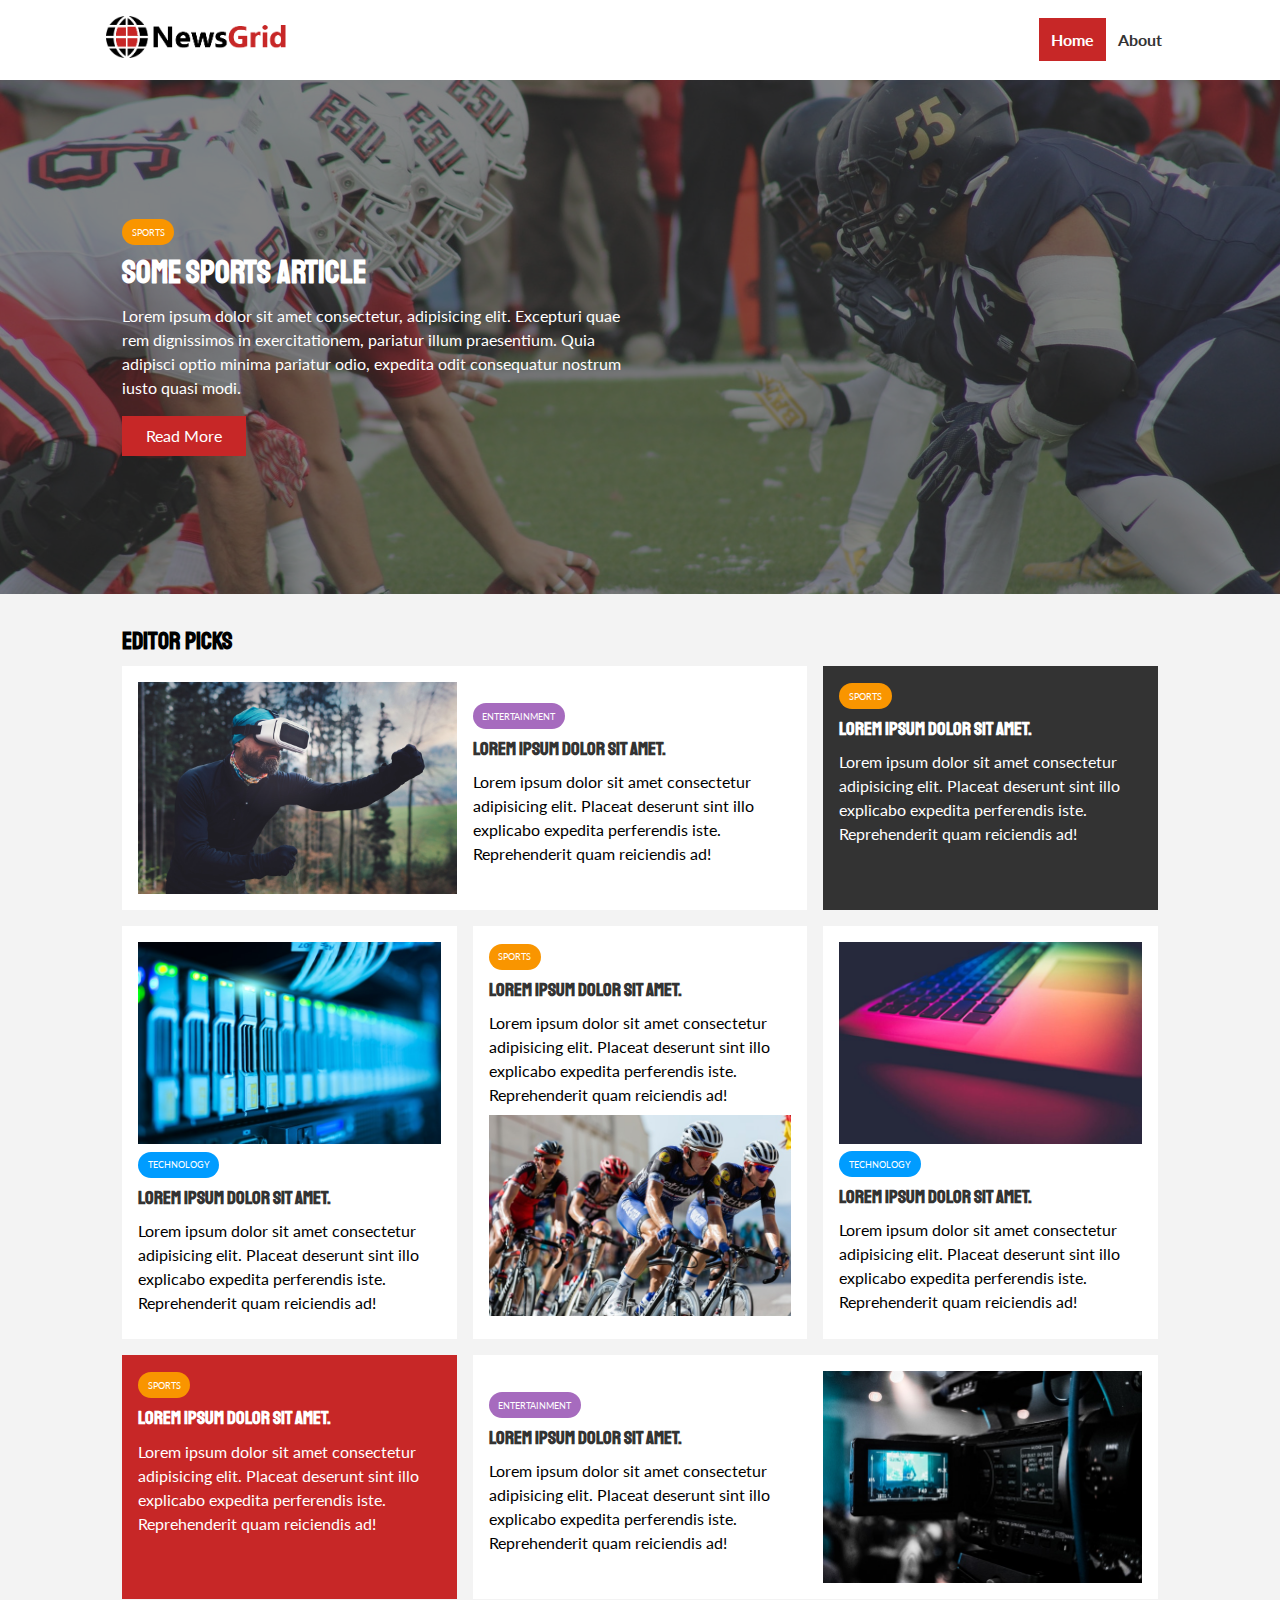
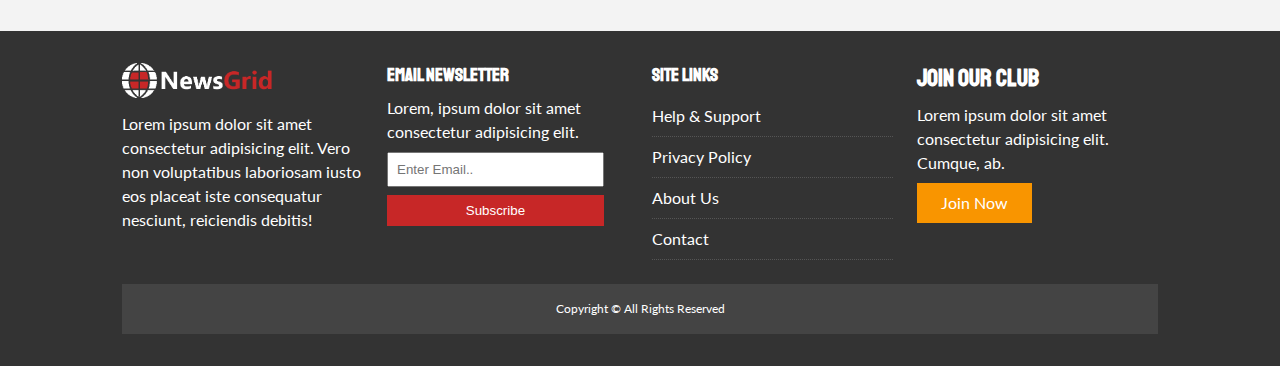
<file: index.html>
<!DOCTYPE html>
<html lang="en">
  <head>
    <meta charset="UTF-8" />
    <meta name="viewport" content="width=device-width, initial-scale=1.0" />
    <link
      rel="stylesheet"
      href="https://cdnjs.cloudflare.com/ajax/libs/font-awesome/5.13.0/css/all.min.css"
      integrity="sha256-h20CPZ0QyXlBuAw7A+KluUYx/3pK+c7lYEpqLTlxjYQ="
      crossorigin="anonymous"
    />
    <link
      href="https://fonts.googleapis.com/css2?family=Lato&family=Staatliches&display=swap"
      rel="stylesheet"
    />
    <link rel="stylesheet" href="css/style.css" />
    <link
      rel="stylesheet"
      media="screen and (max-width: 768px)"
      href="css/mobile.css"
    />
    <link rel="shortcut icon" type="image/x-icon" href="favicon.ico" />
    <title>News Grid | Latest News</title>
  </head>
  <body>
    <nav id="main-nav">
      <div class="container">
        <a href="index.html"
          ><img src="img/logo.png" alt="logo" class="logo"
        /></a>
        <div class="social">
          <a href="http:/facebook.com" target="blank"
            ><i class="fab fa-facebook fa-2x"></i
          ></a>
          <a href="http:/twitter.com" target="blank"
            ><i class="fab fa-twitter fa-2x"></i
          ></a>
          <a href="http:/instagram.com" target="blank"
            ><i class="fab fa-instagram fa-2x"></i
          ></a>
          <a href="http:/youtube.com" target="blank"
            ><i class="fab fa-youtube fa-2x"></i
          ></a>
        </div>
        <ul>
          <li><a class="current" href="index.html">Home</a></li>
          <li><a href="about.html">About</a></li>
        </ul>
      </div>
    </nav>
    <!-- Showcase -->
    <header id="showcase">
      <div class="container">
        <div class="showcase-container">
          <div class="showcase-content">
            <div class="category category-sports">Sports</div>
            <h1>Some Sports Article</h1>
            <p>
              Lorem ipsum dolor sit amet consectetur, adipisicing elit.
              Excepturi quae rem dignissimos in exercitationem, pariatur illum
              praesentium. Quia adipisci optio minima pariatur odio, expedita
              odit consequatur nostrum iusto quasi modi.
            </p>
            <a href="article.html" class="btn btn-primary">Read More</a>
          </div>
        </div>
      </div>
    </header>
    <!-- home articles -->
    <section id="home-articles" class="py-2">
      <div class="container">
        <h2>Editor Picks</h2>
        <div class="articles-container">
          <article class="card">
            <img src="img/ent1.jpg" alt="" />
            <div>
              <div class="category category-ent">Entertainment</div>
              <h3><a href="article.html">Lorem ipsum dolor sit amet.</a></h3>
              <p>
                Lorem ipsum dolor sit amet consectetur adipisicing elit. Placeat
                deserunt sint illo explicabo expedita perferendis iste.
                Reprehenderit quam reiciendis ad!
              </p>
            </div>
          </article>
          <article class="card bg-dark">
            <div class="category category-sports">Sports</div>
            <h3><a href="article.html">Lorem ipsum dolor sit amet.</a></h3>
            <p>
              Lorem ipsum dolor sit amet consectetur adipisicing elit. Placeat
              deserunt sint illo explicabo expedita perferendis iste.
              Reprehenderit quam reiciendis ad!
            </p>
          </article>
          <article class="card">
            <img src="img/tech1.jpg" alt="" />
            <div class="category category-tech">Technology</div>
            <h3><a href="article.html">Lorem ipsum dolor sit amet.</a></h3>
            <p>
              Lorem ipsum dolor sit amet consectetur adipisicing elit. Placeat
              deserunt sint illo explicabo expedita perferendis iste.
              Reprehenderit quam reiciendis ad!
            </p>
          </article>
          <article class="card">
            <div class="category category-sports">Sports</div>
            <h3><a href="article.html">Lorem ipsum dolor sit amet.</a></h3>
            <p>
              Lorem ipsum dolor sit amet consectetur adipisicing elit. Placeat
              deserunt sint illo explicabo expedita perferendis iste.
              Reprehenderit quam reiciendis ad!
            </p>
            <img src="img/sports1.jpg" alt="" />
          </article>
          <article class="card">
            <img src="img/tech2.jpg" alt="" />
            <div class="category category-tech">Technology</div>
            <h3><a href="article.html">Lorem ipsum dolor sit amet.</a></h3>
            <p>
              Lorem ipsum dolor sit amet consectetur adipisicing elit. Placeat
              deserunt sint illo explicabo expedita perferendis iste.
              Reprehenderit quam reiciendis ad!
            </p>
          </article>
          <article class="card bg-primary">
            <div class="category category-sports">Sports</div>
            <h3><a href="article.html">Lorem ipsum dolor sit amet.</a></h3>
            <p>
              Lorem ipsum dolor sit amet consectetur adipisicing elit. Placeat
              deserunt sint illo explicabo expedita perferendis iste.
              Reprehenderit quam reiciendis ad!
            </p>
          </article>
          <article class="card">
            <div>
              <div class="category category-ent">Entertainment</div>
              <h3><a href="article.html">Lorem ipsum dolor sit amet.</a></h3>
              <p>
                Lorem ipsum dolor sit amet consectetur adipisicing elit. Placeat
                deserunt sint illo explicabo expedita perferendis iste.
                Reprehenderit quam reiciendis ad!
              </p>
            </div>
            <img src="img/ent2.jpg" alt="" />
          </article>
        </div>
      </div>
    </section>
    <!-- footer -->
    <footer id="main-footer" class="py-2">
      <div class="container footer-container">
        <div>
          <img src="img/logo_light.png" alt="" />
          <p>
            Lorem ipsum dolor sit amet consectetur adipisicing elit. Vero non
            voluptatibus laboriosam iusto eos placeat iste consequatur nesciunt,
            reiciendis debitis!
          </p>
        </div>
        <div>
          <h3>Email Newsletter</h3>
          <p>Lorem, ipsum dolor sit amet consectetur adipisicing elit.</p>
          <form name="subscription" method="POST" data-netlify="true">
            <input type="email" placeholder="Enter Email.." />
            <input
              type="submit"
              value="Subscribe"
              name="subscription-email"
              class="btn btn-primary"
            />
          </form>
        </div>
        <div>
          <h3>Site Links</h3>
          <ul class="list">
            <li><a href="#">Help & Support</a></li>
            <li><a href="#">Privacy Policy</a></li>
            <li><a href="#">About Us</a></li>
            <li><a href="#">Contact</a></li>
          </ul>
        </div>
        <div>
          <h2>Join Our Club</h2>
          <p>
            Lorem ipsum dolor sit amet consectetur adipisicing elit. Cumque, ab.
          </p>
          <a href="#" class="btn btn-secondary">Join Now</a>
        </div>
        <div>
          <p>Copyright &copy; All Rights Reserved</p>
        </div>
      </div>
    </footer>
  </body>
</html>
</file>
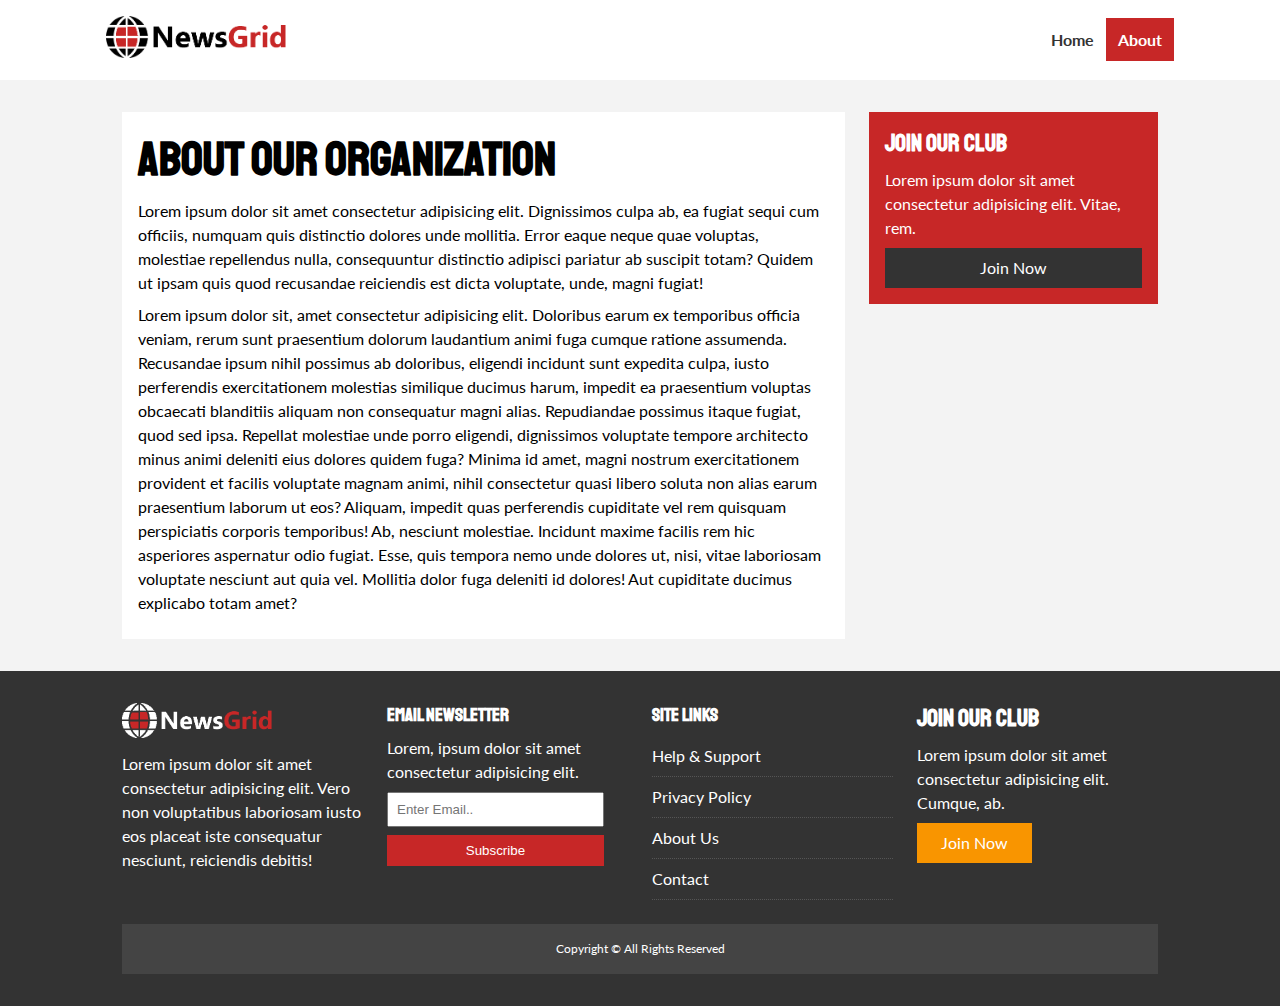
<file: about.html>
<!DOCTYPE html>
<html lang="en">
  <head>
    <meta charset="UTF-8" />
    <meta name="viewport" content="width=device-width, initial-scale=1.0" />
    <link
      rel="stylesheet"
      href="https://cdnjs.cloudflare.com/ajax/libs/font-awesome/5.13.0/css/all.min.css"
      integrity="sha256-h20CPZ0QyXlBuAw7A+KluUYx/3pK+c7lYEpqLTlxjYQ="
      crossorigin="anonymous"
    />
    <link
      href="https://fonts.googleapis.com/css2?family=Lato&family=Staatliches&display=swap"
      rel="stylesheet"
    />
    <link rel="stylesheet" href="css/style.css" />
    <link
      rel="stylesheet"
      media="screen and (max-width: 768px)"
      href="css/mobile.css"
    />
    <link rel="shortcut icon" type="image/x-icon" href="favicon.ico" />
    <title>News Grid | About</title>
  </head>
  <body>
    <nav id="main-nav">
      <div class="container">
        <a href="index.html"
          ><img src="img/logo.png" alt="logo" class="logo"
        /></a>
        <div class="social">
          <a href="http:/facebook.com" target="blank"
            ><i class="fab fa-facebook fa-2x"></i
          ></a>
          <a href="http:/twitter.com" target="blank"
            ><i class="fab fa-twitter fa-2x"></i
          ></a>
          <a href="http:/instagram.com" target="blank"
            ><i class="fab fa-instagram fa-2x"></i
          ></a>
          <a href="http:/youtube.com" target="blank"
            ><i class="fab fa-youtube fa-2x"></i
          ></a>
        </div>
        <ul>
          <li><a href="index.html">Home</a></li>
          <li><a class="current" href="about.html">About</a></li>
        </ul>
      </div>
    </nav>

    <section id="about">
      <div class="container">
        <div class="page-container">
          <article class="card">
            <h1 class="l-heading">About Our Organization</h1>
            <p>
              Lorem ipsum dolor sit amet consectetur adipisicing elit.
              Dignissimos culpa ab, ea fugiat sequi cum officiis, numquam quis
              distinctio dolores unde mollitia. Error eaque neque quae voluptas,
              molestiae repellendus nulla, consequuntur distinctio adipisci
              pariatur ab suscipit totam? Quidem ut ipsam quis quod recusandae
              reiciendis est dicta voluptate, unde, magni fugiat!
            </p>
            <p>
              Lorem ipsum dolor sit, amet consectetur adipisicing elit.
              Doloribus earum ex temporibus officia veniam, rerum sunt
              praesentium dolorum laudantium animi fuga cumque ratione
              assumenda. Recusandae ipsum nihil possimus ab doloribus, eligendi
              incidunt sunt expedita culpa, iusto perferendis exercitationem
              molestias similique ducimus harum, impedit ea praesentium voluptas
              obcaecati blanditiis aliquam non consequatur magni alias.
              Repudiandae possimus itaque fugiat, quod sed ipsa. Repellat
              molestiae unde porro eligendi, dignissimos voluptate tempore
              architecto minus animi deleniti eius dolores quidem fuga? Minima
              id amet, magni nostrum exercitationem provident et facilis
              voluptate magnam animi, nihil consectetur quasi libero soluta non
              alias earum praesentium laborum ut eos? Aliquam, impedit quas
              perferendis cupiditate vel rem quisquam perspiciatis corporis
              temporibus! Ab, nesciunt molestiae. Incidunt maxime facilis rem
              hic asperiores aspernatur odio fugiat. Esse, quis tempora nemo
              unde dolores ut, nisi, vitae laboriosam voluptate nesciunt aut
              quia vel. Mollitia dolor fuga deleniti id dolores! Aut cupiditate
              ducimus explicabo totam amet?
            </p>
          </article>
          <aside class="card bg-primary">
            <h2>Join Our Club</h2>
            <p>
              Lorem ipsum dolor sit amet consectetur adipisicing elit. Vitae,
              rem.
            </p>
            <a href="" class="btn btn-dark btn-block">Join Now</a>
          </aside>
        </div>
      </div>
    </section>

    <!-- footer -->
    <footer id="main-footer" class="py-2">
      <div class="container footer-container">
        <div>
          <img src="img/logo_light.png" alt="" />
          <p>
            Lorem ipsum dolor sit amet consectetur adipisicing elit. Vero non
            voluptatibus laboriosam iusto eos placeat iste consequatur nesciunt,
            reiciendis debitis!
          </p>
        </div>
        <div>
          <h3>Email Newsletter</h3>
          <p>Lorem, ipsum dolor sit amet consectetur adipisicing elit.</p>
          <form>
            <input type="email" placeholder="Enter Email.." />
            <input type="submit" value="Subscribe" class="btn btn-primary" />
          </form>
        </div>
        <div>
          <h3>Site Links</h3>
          <ul class="list">
            <li><a href="#">Help & Support</a></li>
            <li><a href="#">Privacy Policy</a></li>
            <li><a href="#">About Us</a></li>
            <li><a href="#">Contact</a></li>
          </ul>
        </div>
        <div>
          <h2>Join Our Club</h2>
          <p>
            Lorem ipsum dolor sit amet consectetur adipisicing elit. Cumque, ab.
          </p>
          <a href="#" class="btn btn-secondary">Join Now</a>
        </div>
        <div>
          <p>Copyright &copy; All Rights Reserved</p>
        </div>
      </div>
    </footer>
  </body>
</html>
</file>
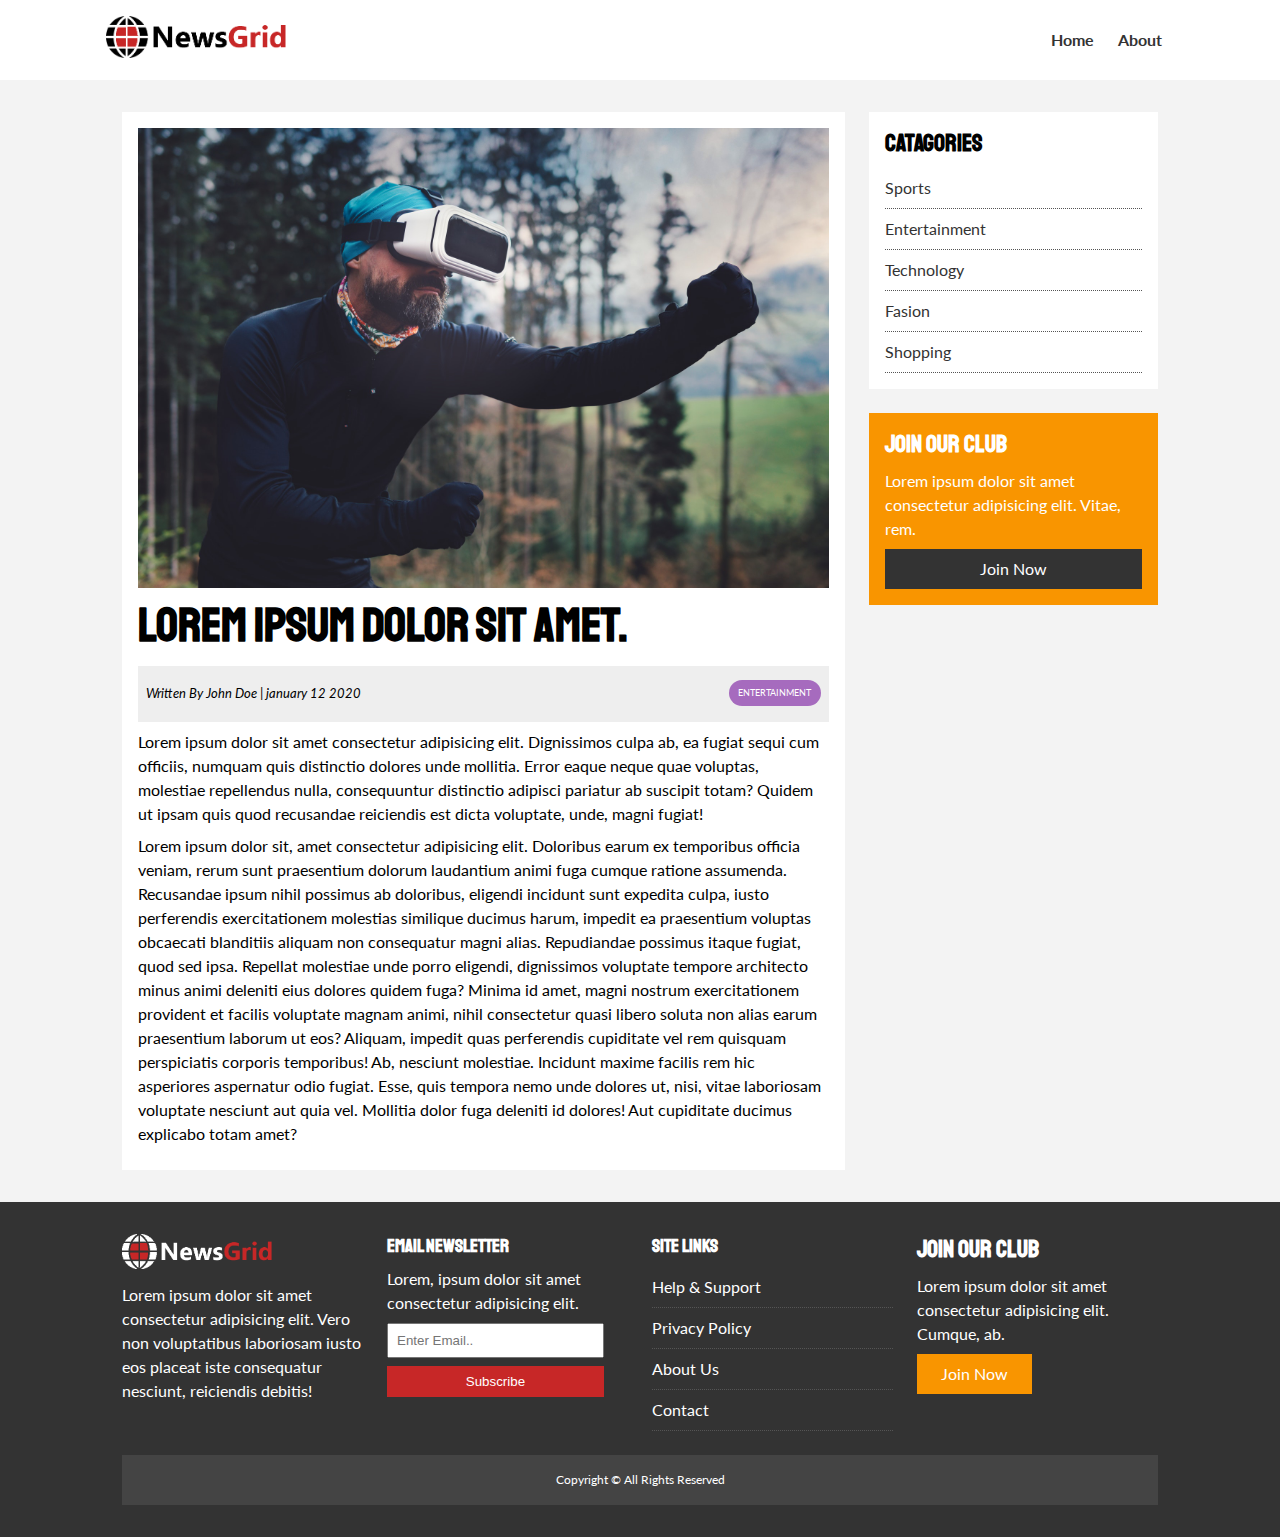
<file: article.html>
<!DOCTYPE html>
<html lang="en">
  <head>
    <meta charset="UTF-8" />
    <meta name="viewport" content="width=device-width, initial-scale=1.0" />
    <link
      rel="stylesheet"
      href="https://cdnjs.cloudflare.com/ajax/libs/font-awesome/5.13.0/css/all.min.css"
      integrity="sha256-h20CPZ0QyXlBuAw7A+KluUYx/3pK+c7lYEpqLTlxjYQ="
      crossorigin="anonymous"
    />
    <link
      href="https://fonts.googleapis.com/css2?family=Lato&family=Staatliches&display=swap"
      rel="stylesheet"
    />
    <link rel="stylesheet" href="css/style.css" />
    <link
      rel="stylesheet"
      media="screen and (max-width: 768px)"
      href="css/mobile.css"
    />
    <link rel="shortcut icon" type="image/x-icon" href="favicon.ico" />
    <title>News Grid | Articles</title>
  </head>
  <body>
    <nav id="main-nav">
      <div class="container">
        <a href="index.html"
          ><img src="img/logo.png" alt="logo" class="logo"
        /></a>
        <div class="social">
          <a href="http:/facebook.com" target="blank"
            ><i class="fab fa-facebook fa-2x"></i
          ></a>
          <a href="http:/twitter.com" target="blank"
            ><i class="fab fa-twitter fa-2x"></i
          ></a>
          <a href="http:/instagram.com" target="blank"
            ><i class="fab fa-instagram fa-2x"></i
          ></a>
          <a href="http:/youtube.com" target="blank"
            ><i class="fab fa-youtube fa-2x"></i
          ></a>
        </div>
        <ul>
          <li><a href="index.html">Home</a></li>
          <li><a href="about.html">About</a></li>
        </ul>
      </div>
    </nav>

    <section id="article">
      <div class="container">
        <div class="page-container">
          <article class="card">
            <img src="img/ent1.jpg" alt="" />
            <h1 class="l-heading">Lorem ipsum dolor sit amet.</h1>
            <div class="meta">
              <small>
                <i class="fas fa-user">
                  Written By John Doe | january 12 2020
                </i>
              </small>
              <div class="category category-ent">Entertainment</div>
            </div>
            <p>
              Lorem ipsum dolor sit amet consectetur adipisicing elit.
              Dignissimos culpa ab, ea fugiat sequi cum officiis, numquam quis
              distinctio dolores unde mollitia. Error eaque neque quae voluptas,
              molestiae repellendus nulla, consequuntur distinctio adipisci
              pariatur ab suscipit totam? Quidem ut ipsam quis quod recusandae
              reiciendis est dicta voluptate, unde, magni fugiat!
            </p>
            <p>
              Lorem ipsum dolor sit, amet consectetur adipisicing elit.
              Doloribus earum ex temporibus officia veniam, rerum sunt
              praesentium dolorum laudantium animi fuga cumque ratione
              assumenda. Recusandae ipsum nihil possimus ab doloribus, eligendi
              incidunt sunt expedita culpa, iusto perferendis exercitationem
              molestias similique ducimus harum, impedit ea praesentium voluptas
              obcaecati blanditiis aliquam non consequatur magni alias.
              Repudiandae possimus itaque fugiat, quod sed ipsa. Repellat
              molestiae unde porro eligendi, dignissimos voluptate tempore
              architecto minus animi deleniti eius dolores quidem fuga? Minima
              id amet, magni nostrum exercitationem provident et facilis
              voluptate magnam animi, nihil consectetur quasi libero soluta non
              alias earum praesentium laborum ut eos? Aliquam, impedit quas
              perferendis cupiditate vel rem quisquam perspiciatis corporis
              temporibus! Ab, nesciunt molestiae. Incidunt maxime facilis rem
              hic asperiores aspernatur odio fugiat. Esse, quis tempora nemo
              unde dolores ut, nisi, vitae laboriosam voluptate nesciunt aut
              quia vel. Mollitia dolor fuga deleniti id dolores! Aut cupiditate
              ducimus explicabo totam amet?
            </p>
          </article>
          <aside id="categories" class="card">
            <h2>Catagories</h2>
            <ul class="list">
              <li>
                <a href="#"><i class="fas fa-chevron-right"></i> Sports</a>
              </li>
              <li>
                <a href="#"
                  ><i class="fas fa-chevron-right"></i> Entertainment</a
                >
              </li>
              <li>
                <a href="#"><i class="fas fa-chevron-right"></i> Technology</a>
              </li>
              <li>
                <a href="#"><i class="fas fa-chevron-right"></i> Fasion</a>
              </li>
              <li>
                <a href="#"><i class="fas fa-chevron-right"></i> Shopping</a>
              </li>
            </ul>
          </aside>
          <aside class="card bg-secondary">
            <h2>Join Our Club</h2>
            <p>
              Lorem ipsum dolor sit amet consectetur adipisicing elit. Vitae,
              rem.
            </p>
            <a href="" class="btn btn-dark btn-block">Join Now</a>
          </aside>
        </div>
      </div>
    </section>

    <!-- footer -->
    <footer id="main-footer" class="py-2">
      <div class="container footer-container">
        <div>
          <img src="img/logo_light.png" alt="" />
          <p>
            Lorem ipsum dolor sit amet consectetur adipisicing elit. Vero non
            voluptatibus laboriosam iusto eos placeat iste consequatur nesciunt,
            reiciendis debitis!
          </p>
        </div>
        <div>
          <h3>Email Newsletter</h3>
          <p>Lorem, ipsum dolor sit amet consectetur adipisicing elit.</p>
          <form>
            <input type="email" placeholder="Enter Email.." />
            <input type="submit" value="Subscribe" class="btn btn-primary" />
          </form>
        </div>
        <div>
          <h3>Site Links</h3>
          <ul class="list">
            <li><a href="#">Help & Support</a></li>
            <li><a href="#">Privacy Policy</a></li>
            <li><a href="#">About Us</a></li>
            <li><a href="#">Contact</a></li>
          </ul>
        </div>
        <div>
          <h2>Join Our Club</h2>
          <p>
            Lorem ipsum dolor sit amet consectetur adipisicing elit. Cumque, ab.
          </p>
          <a href="#" class="btn btn-secondary">Join Now</a>
        </div>
        <div>
          <p>Copyright &copy; All Rights Reserved</p>
        </div>
      </div>
    </footer>
  </body>
</html>
</file>
<file: css/style.css>
:root {
  --primary-color: #c72727;
  --secondary-color: #f99500;
  --light-color: #f3f3f3;
  --dark-color: #333333;
  --max-width: 1100px;
}
.category {
  --sports-color: #f99500;
  --ent-color: #a66bbe;
  --tech-color: #009cff;
}
* {
  margin: 0;
  padding: 0;
  box-sizing: border-box;
}
body {
  font-family: "lato", sans-serif;
  line-height: 1.5;
  background: var(--light-color);
}
a {
  color: #333333;
  text-decoration: none;
}
ul {
  list-style: none;
}
img {
  width: 100%;
}
h1,
h2,
h3,
h4,
h5.h6 {
  font-family: "Staatliches", cursive;
  margin-bottom: 0.55rem;
  line-height: 1.3;
}
p {
  margin: 0.5rem 0;
}
/* utility */
.container {
  max-width: var(--max-width);
  margin: auto;
  padding: 0 2rem;
  overflow: hidden;
}
.category {
  display: inline-block;
  color: white;
  font-size: 0.55rem;
  text-transform: uppercase;
  padding: 0.4rem 0.6rem;
  border-radius: 15px;
  margin-bottom: 0.5rem;
}
.category-sports {
  background: var(--sports-color);
}
.category-ent {
  background: var(--ent-color);
}
.category-tech {
  background: var(--tech-color);
}
.btn {
  display: inline-block;
  border: none;
  background: var(--dark-color);
  color: white;
  padding: 0.5rem 1.5rem;
}
.btn-light {
  background: var(--light-color);
}
.btn-primary {
  background: var(--primary-color);
}
.btn-secondary {
  background: var(--secondary-color);
}
.btn:hover {
  opacity: 0.9;
}
.btn-block {
  display: block;
  width: 100%;
  text-align: center;
}
.card {
  background: white;
  padding: 1rem;
}
.bg-dark {
  background: var(--dark-color);
  color: white;
}
.bg-primary {
  background: var(--primary-color);
  color: white;
}
.bg-secondary {
  background: var(--secondary-color);
  color: white;
}
.bg-dark h1,
.bg-dark h2,
.bg-dark h3,
.bg-dark a,
.bg-primary h1,
.bg-primary h2,
.bg-primary h3,
.bg-primary a,
.bg-secondary h1,
.bg-secondary h2,
.bg-secondary h3,
.bg-secondary a {
  color: white;
}
.py-1 {
  padding: 1.5rem 0;
}
.py-2 {
  padding: 2rem 0;
}
.py-3 {
  padding: 3rem 0;
}
.p-1 {
  padding: 1.5rem;
}
.p-2 {
  padding: 2rem;
}
.p-3 {
  padding: 3rem;
}
.list li {
  padding: 0.5rem 0;
  border-bottom: #555 dotted 1px;
}
.list li a:hover {
  color: var(--primary-color) !important;
}
.l-heading {
  font-size: 3rem;
}
/* inner page grid container */
.page-container {
  display: grid;
  grid-template-columns: 5fr 2fr;
  margin: 2rem 0;
  grid-gap: 1.5rem;
}
.page-container > *:first-child {
  grid-row: 1 / span 3;
}
/* Navbar */
#main-nav {
  background: white;
  position: sticky;
  top: 0;
  z-index: 2;
}
#main-nav .container {
  display: grid;
  grid-template-columns: 6fr 3fr 2fr;
  padding: 1rem;
  align-items: center;
}
#main-nav .logo {
  width: 180px;
}
#main-nav ul {
  justify-self: end;
  display: flex;
}
#main-nav ul li a {
  padding: 0.75rem;
  font-weight: bold;
}
#main-nav ul li a.current {
  background: var(--primary-color);
  color: white;
}
#main-nav ul li a:hover {
  background: var(--light-color);
  color: #333333;
}
#mian-nav .social {
  justify-self: center;
}
#main-nav .social i {
  color: #777777;
  margin: 0.5rem;
}
/* showcase */
#showcase {
  color: white;
  background: #333333;
  padding: 2rem;
  position: relative;
}
#showcase::before {
  content: "";
  background: url("../img/featured.jpg") no-repeat center center/cover;
  position: absolute;
  top: 0;
  left: 0;
  width: 100%;
  height: 100%;
  opacity: 0.4;
}
#showcase .showcase-container {
  display: grid;
  grid-template-columns: repeat(2, 1fr);
  justify-content: center;
  align-items: center;
  height: 50vh;
}
#showcase .showcase-content {
  z-index: 1;
}
#showcase .showcase-content p {
  margin-bottom: 1rem;
}
/* home articles */
#home-articles .articles-container {
  display: grid;
  grid-template-columns: repeat(3, 1fr);
  grid-gap: 1rem;
}
#home-articles .articles-container > *:first-child,
#home-articles .articles-container > *:last-child {
  display: grid;
  grid-template-columns: repeat(2, 1fr);
  grid-gap: 1rem;
  align-items: center;
  grid-column: 1 / span 2;
}
#home-articles .articles-container > *:last-child {
  grid-column: 2 / span 2;
}
#article .meta {
  display: flex;
  justify-content: space-between;
  align-items: center;
  background: #eee;
  padding: 0.5rem;
}
#article .meta .category {
  margin-top: 0.4rem;
}
/* Footer */
#main-footer {
  background: var(--dark-color);
  color: white;
}
#main-footer img {
  width: 150px;
}
#main-footer a {
  color: white;
}
#main-footer .footer-container {
  display: grid;
  grid-template-columns: repeat(4, 1fr);
  grid-gap: 1.5rem;
}
#main-footer .footer-container > *:last-child {
  background: #444444;
  grid-column: 1 / span 4;
  padding: 0.5rem;
  text-align: center;
  font-size: 0.75rem;
}
#main-footer .footer-container input[type="email"] {
  width: 90%;
  padding: 0.5rem;
  margin-bottom: 0.5rem;
}
#main-footer .footer-container input[type="submit"] {
  width: 90%;
}
</file>
<file: css/mobile.css>
/* navigation */
#main-nav .social {
  display: none;
}
#main-nav .container {
  grid-template-columns: 1fr;
  grid-gap: 1.2rem;
}
#main-nav ul,
#main-nav .logo {
  justify-self: center;
}
#main-nav ul li a {
  padding: 0.5rem;
}
#home-articles .articles-container {
  grid-template-columns: repeat(2, 1fr);
}
#home-articles .articles-container > *:first-child,
#home-articles .articles-container > *:last-child {
  grid-template-columns: 1fr;
  grid-column: 1;
}
@media (max-width: 500px) {
  /* stack grid items */
  #showcase .showcase-container,
  #home-articles .articles-container,
  #main-footer .footer-container {
    grid-template-columns: 1fr;
  }
  #main-footer .footer-container > *:last-child {
    grid-column: 1;
  }
  #main-footer .footer-container > *:first-child,
  #main-footer .footer-container > *:nth-child(2) {
    border-bottom: #444 dotted 1px;
    padding-bottom: 1rem;
  }
  /* #main-footer .footer-container > *:last-child,
  #main-footer .footer-container > *:nth-child(3),
  #main-footer .footer-container > *:nth-child(4) {
    border: none;
  } (another way for above code)*/

  .page-container {
    grid-template-columns: 1fr;
    text-align: center;
  }
  .page-container > *:first-child {
    grid-row: 1;
  }
  .l-heading {
    font-size: 2rem;
  }
}
</file>
